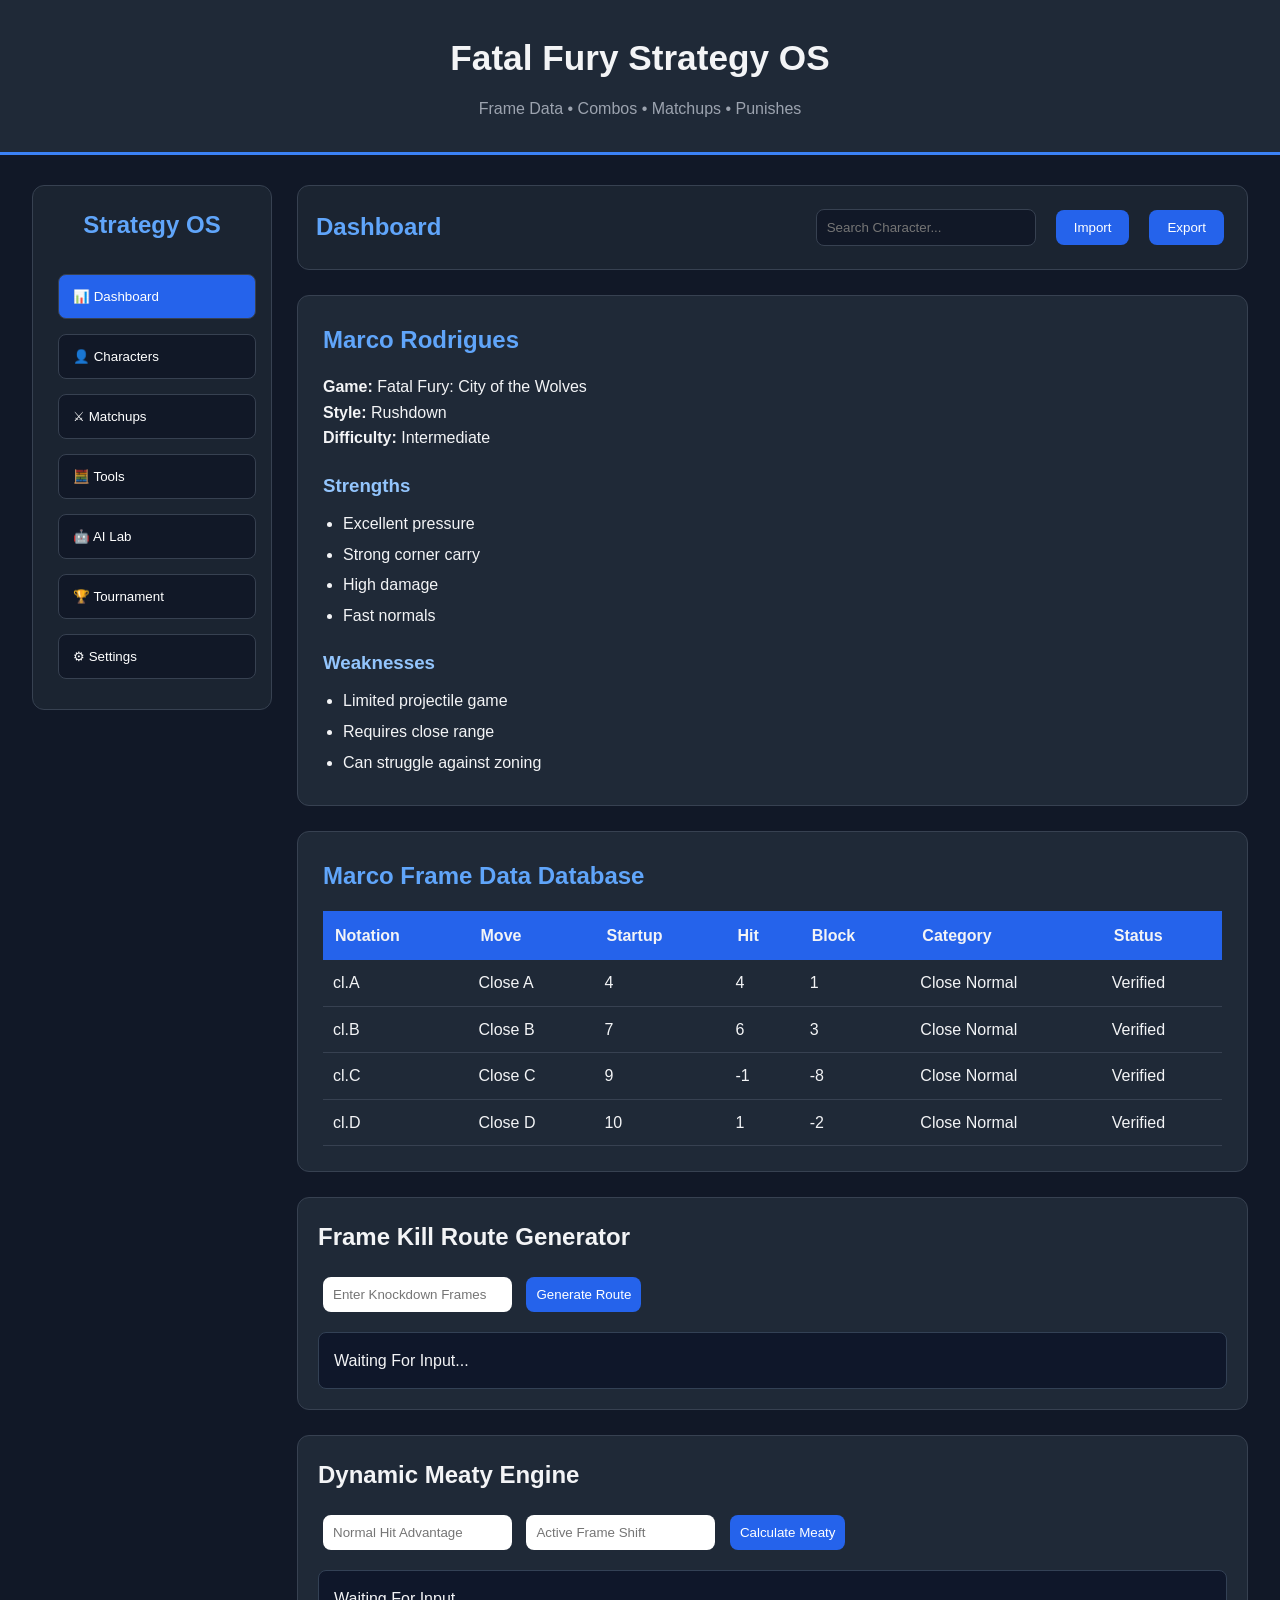
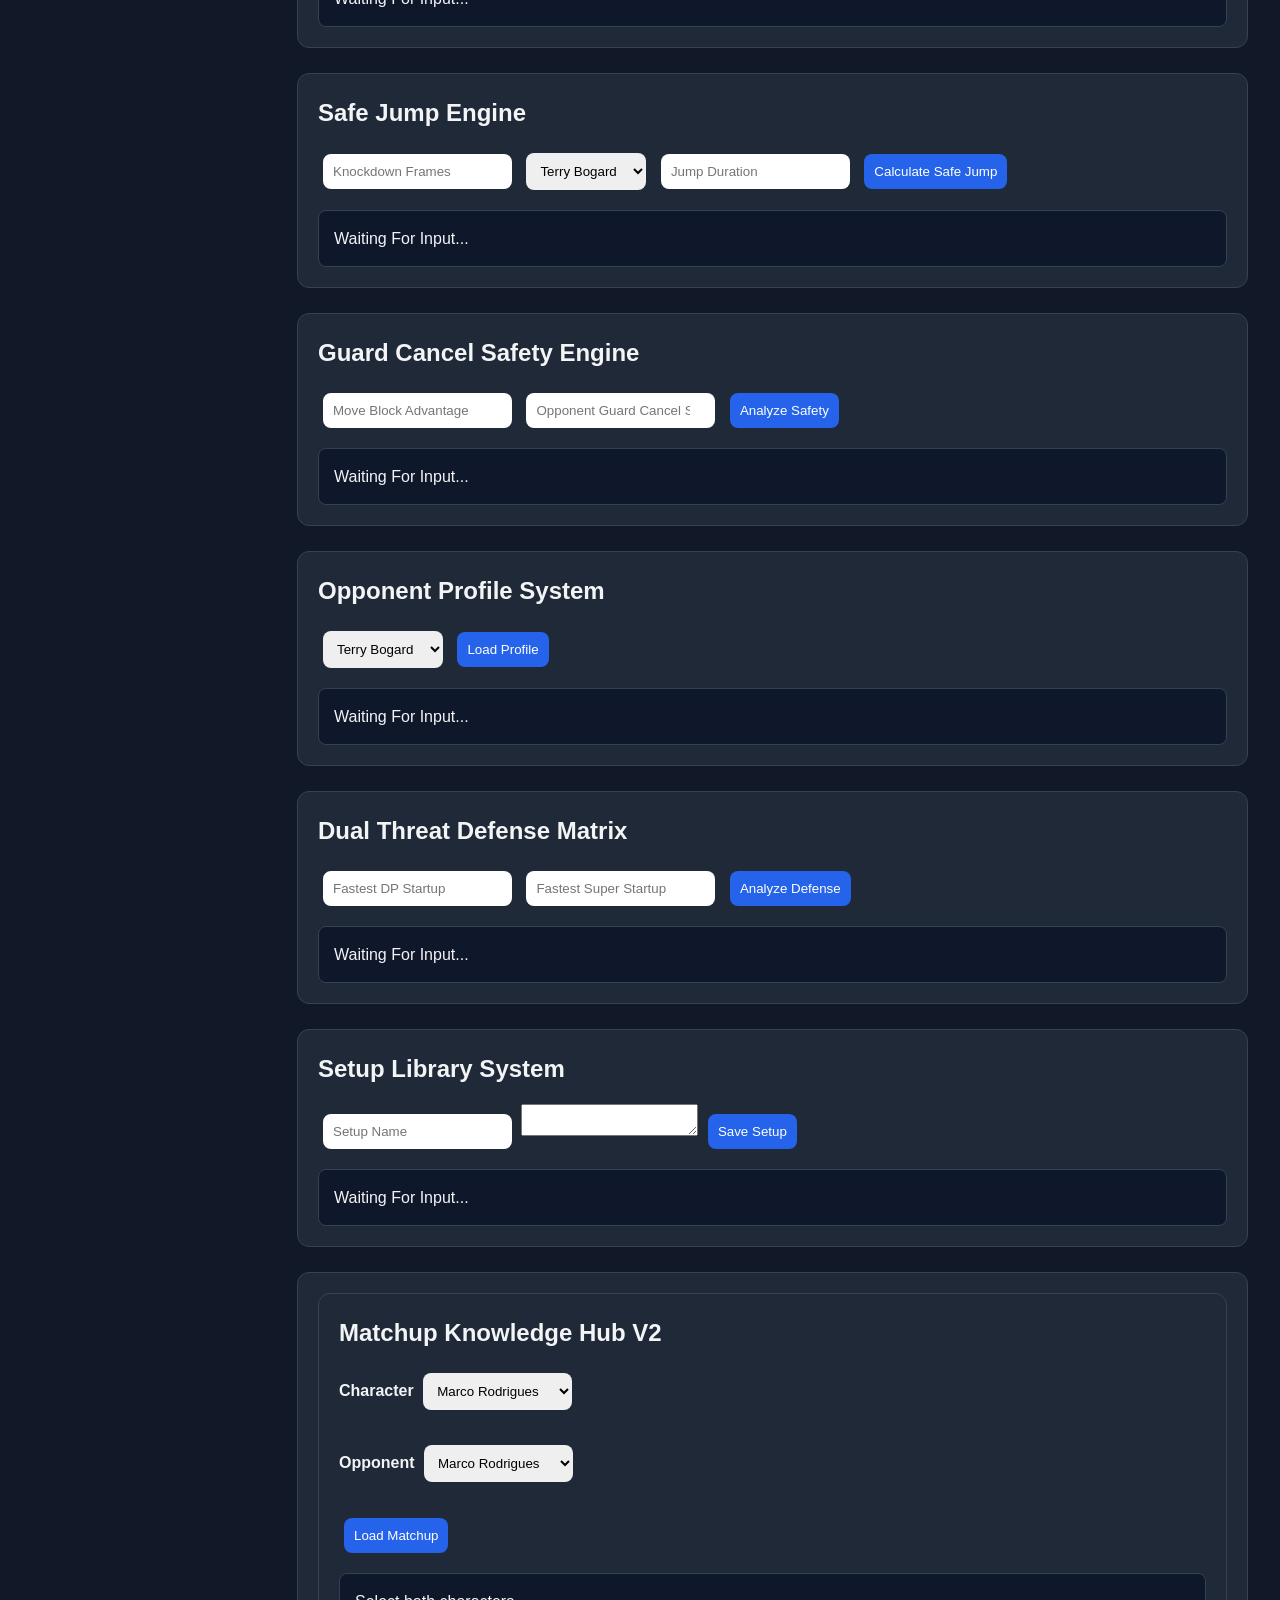
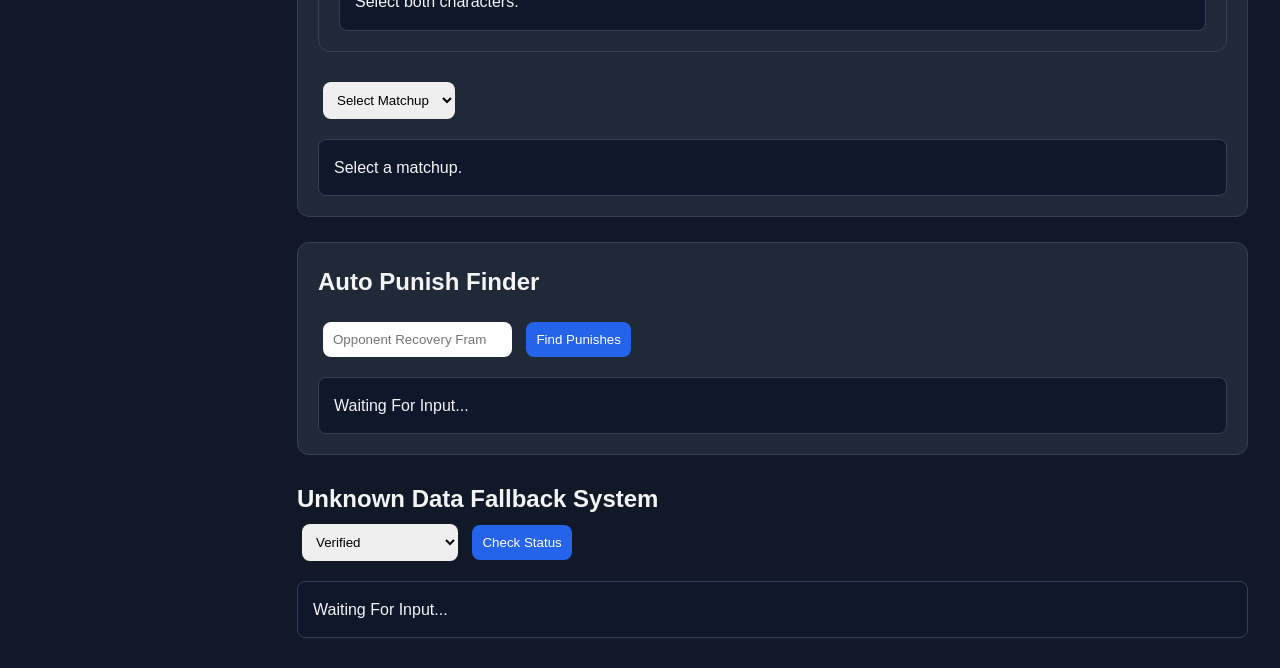
<file: index.html>
<!DOCTYPE html>

<html lang="en">

<head>

<meta charset="UTF-8">
<meta name="viewport" content="width=device-width, initial-scale=1.0">

<title>Fatal Fury Strategy OS</title>

<link rel="stylesheet" href="css/style.css">

</head>

<body>

<header class="header">

<h1>Fatal Fury Strategy OS</h1>

<p>Frame Data • Combos • Matchups • Punishes</p>

</header>

<main class="container">

<div class="app-layout">

    <aside class="sidebar">

        <div class="logo">

            <h2>Strategy OS</h2>

        </div>

        <nav>

            <button class="nav-btn active">

                📊 Dashboard

            </button>

            <button class="nav-btn">

                👤 Characters

            </button>

            <button class="nav-btn">

                ⚔ Matchups

            </button>

            <button class="nav-btn">

                🧮 Tools

            </button>

            <button class="nav-btn">

                🤖 AI Lab

            </button>

            <button class="nav-btn">

                🏆 Tournament

            </button>

            <button class="nav-btn">

                ⚙ Settings

            </button>

        </nav>

    </aside>

    
    <section class="workspace">

<div class="topbar">

    <div class="topbar-left">

        <h2>Dashboard</h2>

    </div>

    <div class="topbar-right">

        <input
            type="text"
            placeholder="Search Character...">

        <button>

            Import

        </button>

        <button>

            Export

        </button>

    </div>

</div>

<div id="character-info">
    Loading Character Data...
</div>

<div id="moves-container">
</div>

<!-- FRAME KILL -->

<div class="engine-box">

    <h2>Frame Kill Route Generator</h2>

    <input
        type="number"
        id="knockdownFrames"
        placeholder="Enter Knockdown Frames">

    <button id="frameKillButton">

        Generate Route

    </button>

    <div
        id="frameKillResults"
        class="result-box">

        Waiting For Input...

    </div>

</div>

<!-- MEATY -->

<div class="engine-box">

    <h2>Dynamic Meaty Engine</h2>

    <input
        type="number"
        id="normalAdvantage"
        placeholder="Normal Hit Advantage">

    <input
        type="number"
        id="activeShift"
        placeholder="Active Frame Shift">

    <button id="meatyButton">

        Calculate Meaty

    </button>

    <div
        id="meatyResults"
        class="result-box">

        Waiting For Input...

    </div>

</div>

<!-- SAFE JUMP -->

<div class="engine-box">

    <h2>Safe Jump Engine</h2>

    <input
        type="number"
        id="safeJumpKnockdown"
        placeholder="Knockdown Frames">

    <select id="opponentSelect">

        <option value="Terry Bogard">
            Terry Bogard
        </option>

        <option value="Rock Howard">
            Rock Howard
        </option>

        <option value="Kain Heinlein">
            Kain Heinlein
        </option>

    </select>

    <input
        type="number"
        id="safeJumpDuration"
        placeholder="Jump Duration">

    <button id="safeJumpButton">

        Calculate Safe Jump

    </button>

    <div
        id="safeJumpResults"
        class="result-box">

        Waiting For Input...

    </div>

</div>

<!-- GUARD CANCEL -->

<div class="engine-box">

    <h2>Guard Cancel Safety Engine</h2>

    <input
        type="number"
        id="blockAdvantage"
        placeholder="Move Block Advantage">

    <input
        type="number"
        id="guardCancelStartup"
        placeholder="Opponent Guard Cancel Startup">

    <button id="gcButton">

        Analyze Safety

    </button>

    <div
        id="gcResults"
        class="result-box">

        Waiting For Input...

    </div>

</div>

<!-- OPPONENT PROFILE -->

<div class="engine-box">

    <h2>Opponent Profile System</h2>

    <select id="profileSelect">

        <option value="Terry Bogard">
            Terry Bogard
        </option>

        <option value="Rock Howard">
            Rock Howard
        </option>

        <option value="Kain Heinlein">
            Kain Heinlein
        </option>

    </select>

    <button id="profileButton">

        Load Profile

    </button>

    <div
        id="profileResults"
        class="result-box">

        Waiting For Input...

    </div>

</div>

<!-- DUAL THREAT -->

<div class="engine-box">

    <h2>Dual Threat Defense Matrix</h2>

    <input
        type="number"
        id="dpStartup"
        placeholder="Fastest DP Startup">

    <input
        type="number"
        id="superStartup"
        placeholder="Fastest Super Startup">

    <button id="dualThreatButton">

        Analyze Defense

    </button>

    <div
        id="dualThreatResults"
        class="result-box">

        Waiting For Input...

    </div>

</div>

<!-- FALLBACK -->

<div class="engine-box">

    <h2>Setup Library System</h2>

    <input
        type="text"
        id="setupName"
        placeholder="Setup Name">

    <textarea
        id="setupNotes"
        placeholder="Setup Notes">
    </textarea>

    <button id="saveSetupButton">

        Save Setup

    </button>

    <div
        id="setupResults"
        class="result-box">

        Waiting For Input...

    </div>

</div>

<div class="engine-box">

    <div class="engine-box">      <h2>Matchup Knowledge Hub V2</h2>      <label><strong>Character</strong></label>      <select id="character-select"></select>      <br><br>      <label><strong>Opponent</strong></label>      <select id="opponent-select"></select>      <br><br>      <button id="load-matchup">          Load Matchup      </button>      <div         id="matchup-content"         class="result-box">          Select both characters.      </div>  </div>

    <select id="matchup-select">

        <option value="">
            Select Matchup
        </option>

        <option value="marco-vs-kain">
            Marco vs Kain
        </option>

    </select>

    <div
        id="matchup-content"
        class="result-box">

        Select a matchup.

    </div>

</div>
<div class="engine-box">

<h2>Auto Punish Finder</h2>

<input
type="number"
id="punishStartup"
placeholder="Opponent Recovery Frames">

<button id="punishButton">

Find Punishes

</button>

<div
id="punishResults"
class="result-box">

Waiting For Input...

</div>

</div>
<h2>Unknown Data Fallback System</h2>

    <select id="verificationSelect">

        <option value="Verified">
            Verified
        </option>

        <option value="Community Verified">
            Community Verified
        </option>

        <option value="Estimated">
            Estimated
        </option>

        <option value="Unknown">
            Unknown
        </option>

    </select>

    <button id="fallbackButton">

        Check Status

    </button>

    <div
        id="fallbackResults"
        class="result-box">

        Waiting For Input...

    </div>

</div>

    </section>

</div>

</main>

<script src="js/database.js"></script>

<script src="js/moves.js"></script>

<script src="js/framekill.js"></script>

<script src="js/meaty.js"></script>

<script src="js/safejump.js"></script>

<script src="js/guardcancel.js"></script>

<script src="js/fallback.js"></script>

<script src="js/opponents.js"></script>

<script src="js/profile.js"></script>

<script src="js/profile-engine.js"></script>

<script src="js/dualthreat.js"></script>
<script src="js/setuplibrary.js"></script>
<script src="js/engine-manager.js"></script>
<script src="js/autopunish.js"></script>
<script src="js/core/character-engine.js"></script>
<script src="js/core/database-engine.js"></script>
<script src="js/core/plugin-manager.js"></script>
<script src="js/core/validation-engine.js"></script>

<script src="js/app.js"></script>

</body>
</html>
</file>
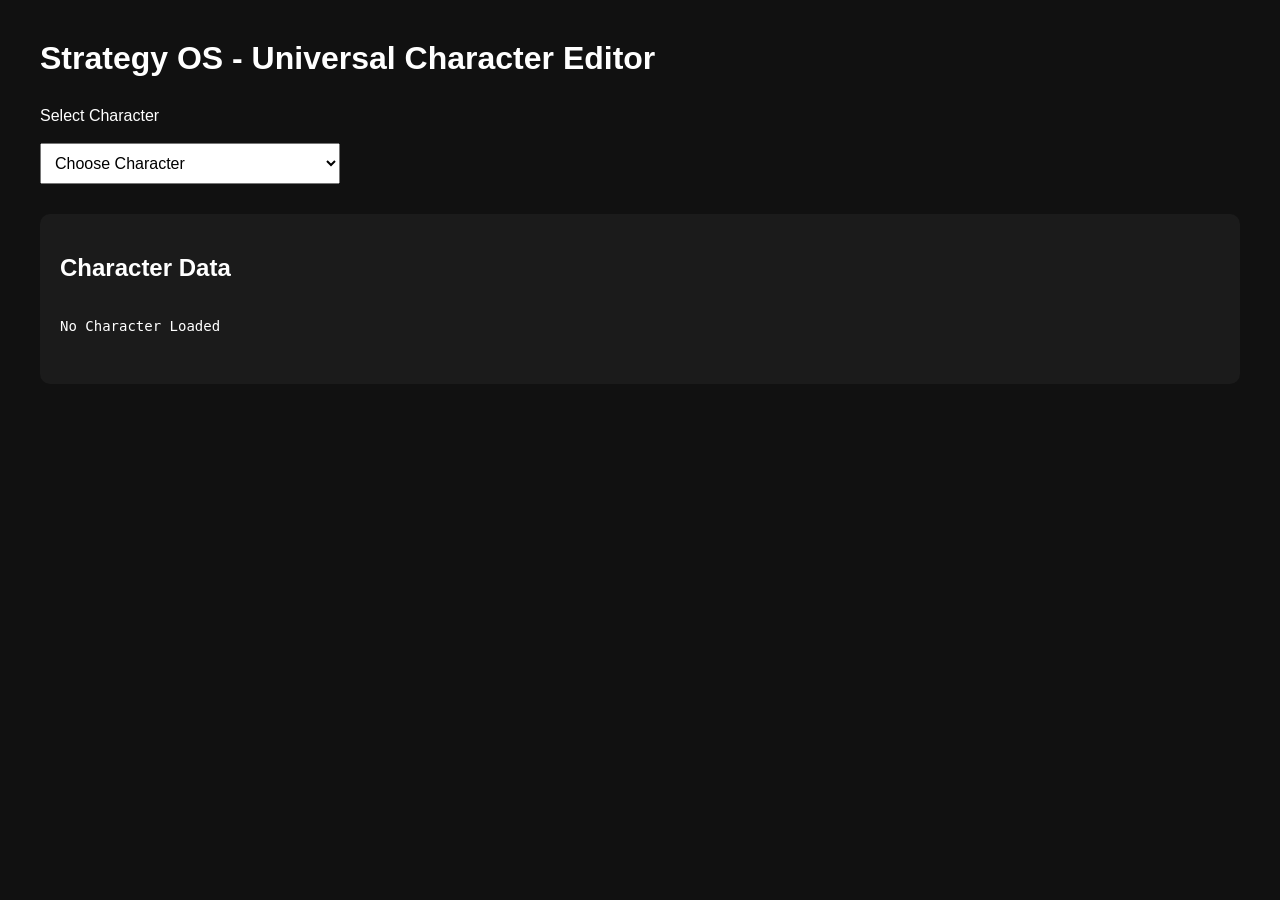
<file: strategy-os/editor/character-editor.html>
<!DOCTYPE html>
<html lang="en">

<head>

<meta charset="UTF-8">

<meta name="viewport" content="width=device-width, initial-scale=1.0">

<title>Strategy OS - Universal Character Editor</title>

<style>

body{

background:#111;

color:white;

font-family:Arial,Helvetica,sans-serif;

margin:40px;

}

.container{

max-width:1200px;

margin:auto;

}

h1{

margin-bottom:30px;

}

select{

padding:10px;

font-size:16px;

width:300px;

}

.card{

margin-top:30px;

background:#1b1b1b;

padding:20px;

border-radius:10px;

}

pre{

white-space:pre-wrap;

font-size:14px;

}

</style>

</head>

<body>

<div class="container">

<h1>Strategy OS - Universal Character Editor</h1>

<label>Select Character</label>

<br><br>

<select id="characterSelect">

<option value="">Choose Character</option>

<option value="marco">Marco</option>

</select>

<div class="card">

<h2>Character Data</h2>

<pre id="output">

No Character Loaded

</pre>

</div>

</div>

<script type="module">

import databaseEngine from "../core/database-engine.js";

await databaseEngine.initialize();

const select=document.getElementById("characterSelect");

const output=document.getElementById("output");

select.addEventListener("change",()=>{

const character=databaseEngine.getCharacter(select.value);

output.textContent=JSON.stringify(character,null,4);

});

</script>

</body>

</html>
</file>
<file: css/style.css>
* {
    margin: 0;
    padding: 0;
    box-sizing: border-box;
}

body {
    font-family: Arial, Helvetica, sans-serif;
    background: #111827;
    color: #f3f4f6;
    line-height: 1.6;
}

.header {
    background: #1f2937;
    text-align: center;
    padding: 30px;
    border-bottom: 3px solid #3b82f6;
}

.header h1 {
    font-size: 2.2rem;
    margin-bottom: 10px;
}

.header p {
    color: #9ca3af;
}

.container {
    width: 95%;
    max-width: 1400px;
    margin: 30px auto;
}

.card {
    background: #1f2937;
    padding: 25px;
    border-radius: 12px;
    margin-bottom: 25px;
    border: 1px solid #374151;
}

.card h2 {
    margin-bottom: 15px;
    color: #60a5fa;
}

.card h3 {
    margin-top: 20px;
    margin-bottom: 10px;
    color: #93c5fd;
}

.card ul {
    padding-left: 20px;
}

.card li {
    margin-bottom: 5px;
}

table {
    width: 100%;
    border-collapse: collapse;
    margin-top: 15px;
}

thead {
    background: #2563eb;
}

th {
    padding: 12px;
    text-align: left;
}

td {
    padding: 10px;
    border-bottom: 1px solid #374151;
}

tr:hover {
    background: #2a3649;
}

.section-title {
    font-size: 1.5rem;
    margin-bottom: 15px;
    color: #60a5fa;
}

.engine-box {
    background: #1f2937;
    border: 1px solid #374151;
    border-radius: 12px;
    padding: 20px;
    margin-bottom: 25px;
}

.engine-box h2 {
    margin-bottom: 15px;
}

input,
select,
button {
    padding: 10px;
    border-radius: 8px;
    border: none;
    margin: 5px;
}

button {
    background: #2563eb;
    color: white;
    cursor: pointer;
}

button:hover {
    background: #1d4ed8;
}

.result-box {
    margin-top: 15px;
    padding: 15px;
    border-radius: 8px;
    background: #0f172a;
    border: 1px solid #334155;
}

.footer {
    text-align: center;
    padding: 25px;
    color: #9ca3af;
}

#matchup-content {

    margin-top: 15px;

}

#matchup-content h3 {

    margin-bottom: 10px;

}

#matchup-content h4 {

    margin-top: 15px;
    margin-bottom: 5px;

}

#matchup-content ul {

    padding-left: 20px;

}

/* ============================= */
/* MATCHUP HUB V3 */
/* ============================= */

.matchup-card{
    background:#1f1f1f;
    border:2px solid #c89b3c;
    border-radius:12px;
    padding:20px;
    margin-top:20px;
    color:white;
}

.matchup-title{
    text-align:center;
    font-size:28px;
    font-weight:bold;
    margin-bottom:10px;
}

.difficulty-badge{
    display:inline-block;
    padding:8px 16px;
    border-radius:20px;
    font-weight:bold;
    margin:15px 0;
    background:#b8860b;
    color:white;
}

.matchup-section{
    background:#2b2b2b;
    border-left:5px solid #c89b3c;
    margin:15px 0;
    padding:15px;
    border-radius:8px;
}

.matchup-section h3{
    margin-top:0;
    color:#ffd54f;
}

.matchup-section ul{
    margin:0;
    padding-left:20px;
}

.matchup-section li{
    margin:6px 0;
}

/* =======================================
   STRATEGY OS LAYOUT
======================================= */

.app-layout{

display:flex;

gap:25px;

align-items:flex-start;

}

.sidebar{

width:240px;

background:#1b2431;

border-radius:12px;

padding:20px;

border:1px solid #374151;

position:sticky;

top:20px;

}

.logo{

text-align:center;

margin-bottom:25px;

}

.logo h2{

color:#60a5fa;

}

.nav-btn{

width:100%;

padding:14px;

margin-bottom:10px;

background:#111827;

color:white;

border:1px solid #374151;

border-radius:8px;

cursor:pointer;

text-align:left;

transition:.25s;

}

.nav-btn:hover{

background:#2563eb;

}

.nav-btn.active{

background:#2563eb;

}

.workspace{

flex:1;

}

/* ======================================
   TOP BAR
====================================== */

.topbar{

display:flex;

justify-content:space-between;

align-items:center;

background:#1b2431;

padding:18px;

border-radius:12px;

margin-bottom:25px;

border:1px solid #374151;

}

.topbar-left h2{

color:#60a5fa;

}

.topbar-right{

display:flex;

gap:10px;

align-items:center;

}

.topbar-right input{

width:220px;

background:#111827;

color:white;

border:1px solid #374151;

}

.topbar-right button{

padding:10px 18px;

}

/* ======================================
   CHARACTER DASHBOARD
====================================== */

.character-grid{

display:grid;

grid-template-columns:300px 1fr;

gap:25px;

margin-bottom:25px;

}

.character-profile{

background:#1b2431;

border:1px solid #374151;

border-radius:12px;

padding:20px;

text-align:center;

}

.character-profile img{

width:180px;

height:180px;

border-radius:10px;

object-fit:cover;

border:3px solid #2563eb;

margin-bottom:15px;

}

.character-profile h2{

margin-bottom:10px;

color:#60a5fa;

}

.badge{

display:inline-block;

padding:6px 14px;

background:#2563eb;

border-radius:20px;

margin-top:10px;

font-size:14px;

font-weight:bold;

}

.character-details{

background:#1b2431;

border:1px solid #374151;

border-radius:12px;

padding:20px;

}

.character-details h3{

margin-bottom:15px;

color:#60a5fa;

}

.info-row{

display:flex;

justify-content:space-between;

padding:10px 0;

border-bottom:1px solid #374151;

}
</file>
